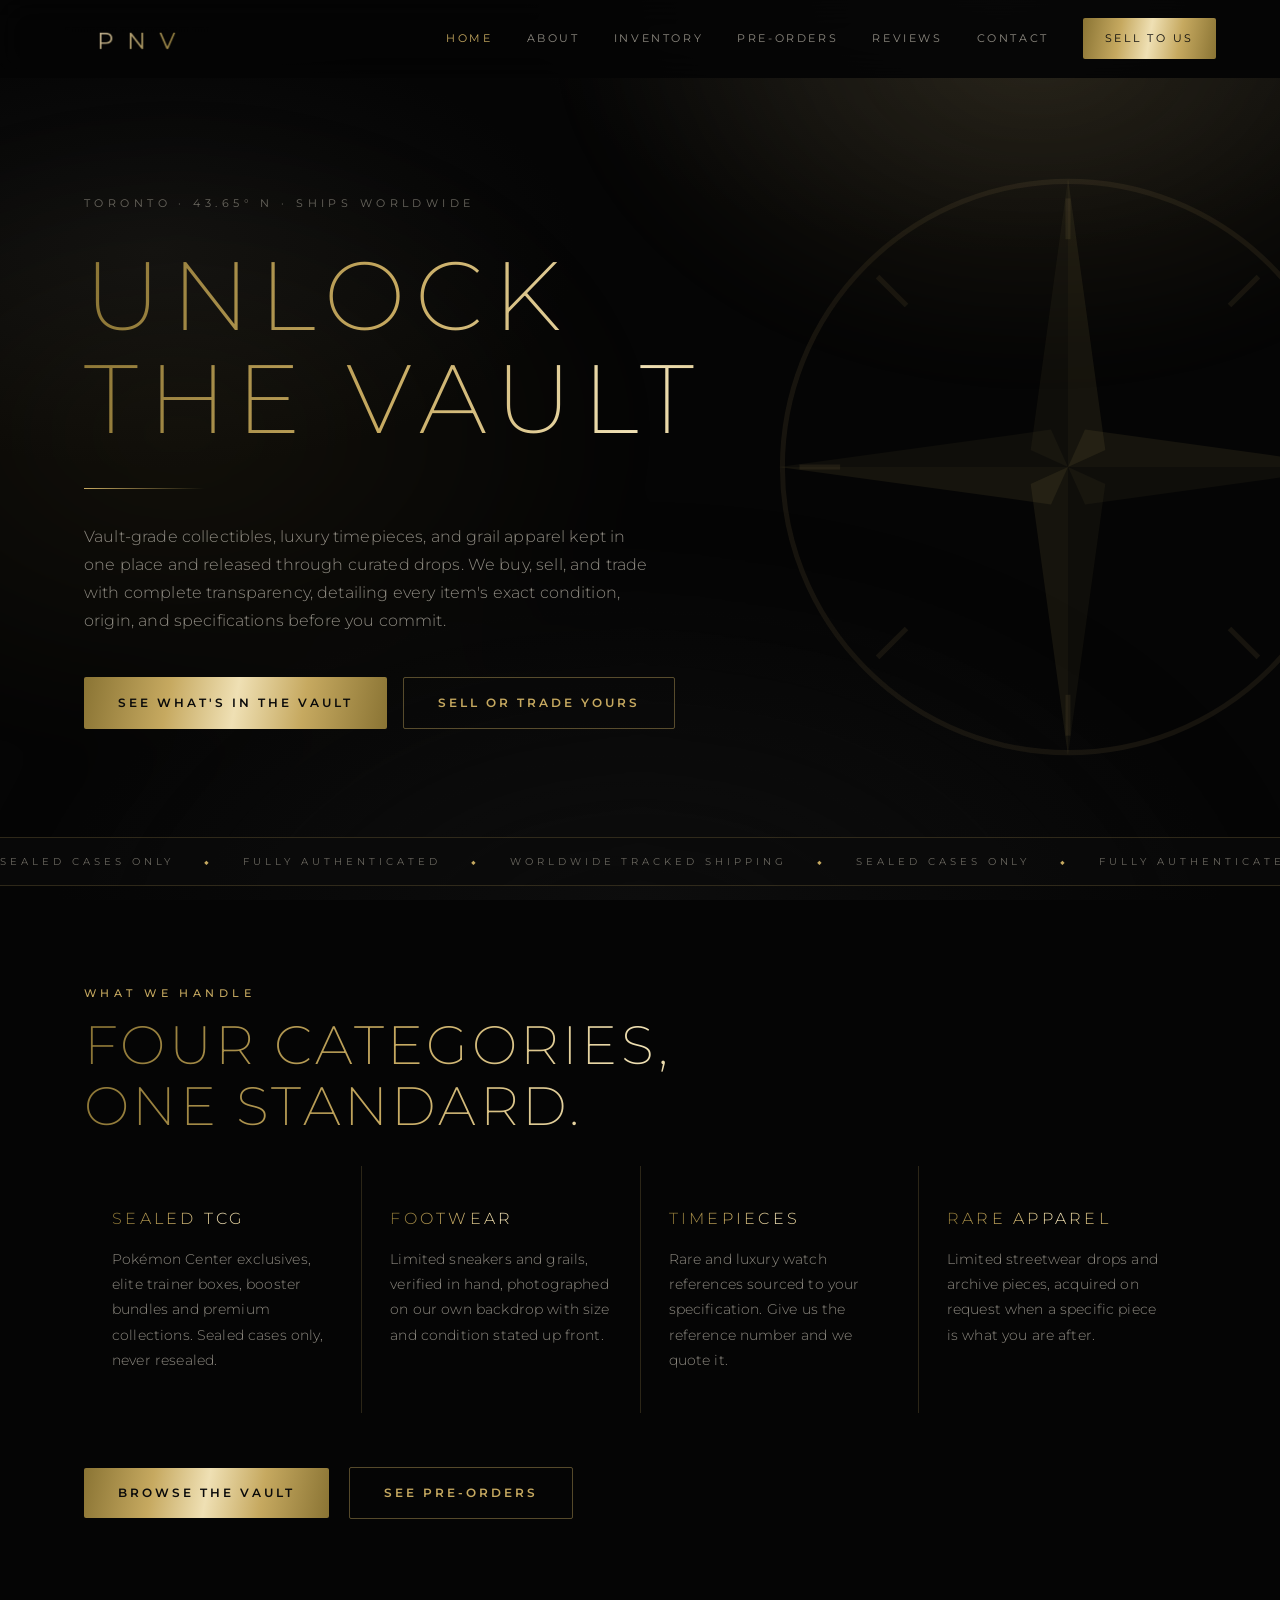
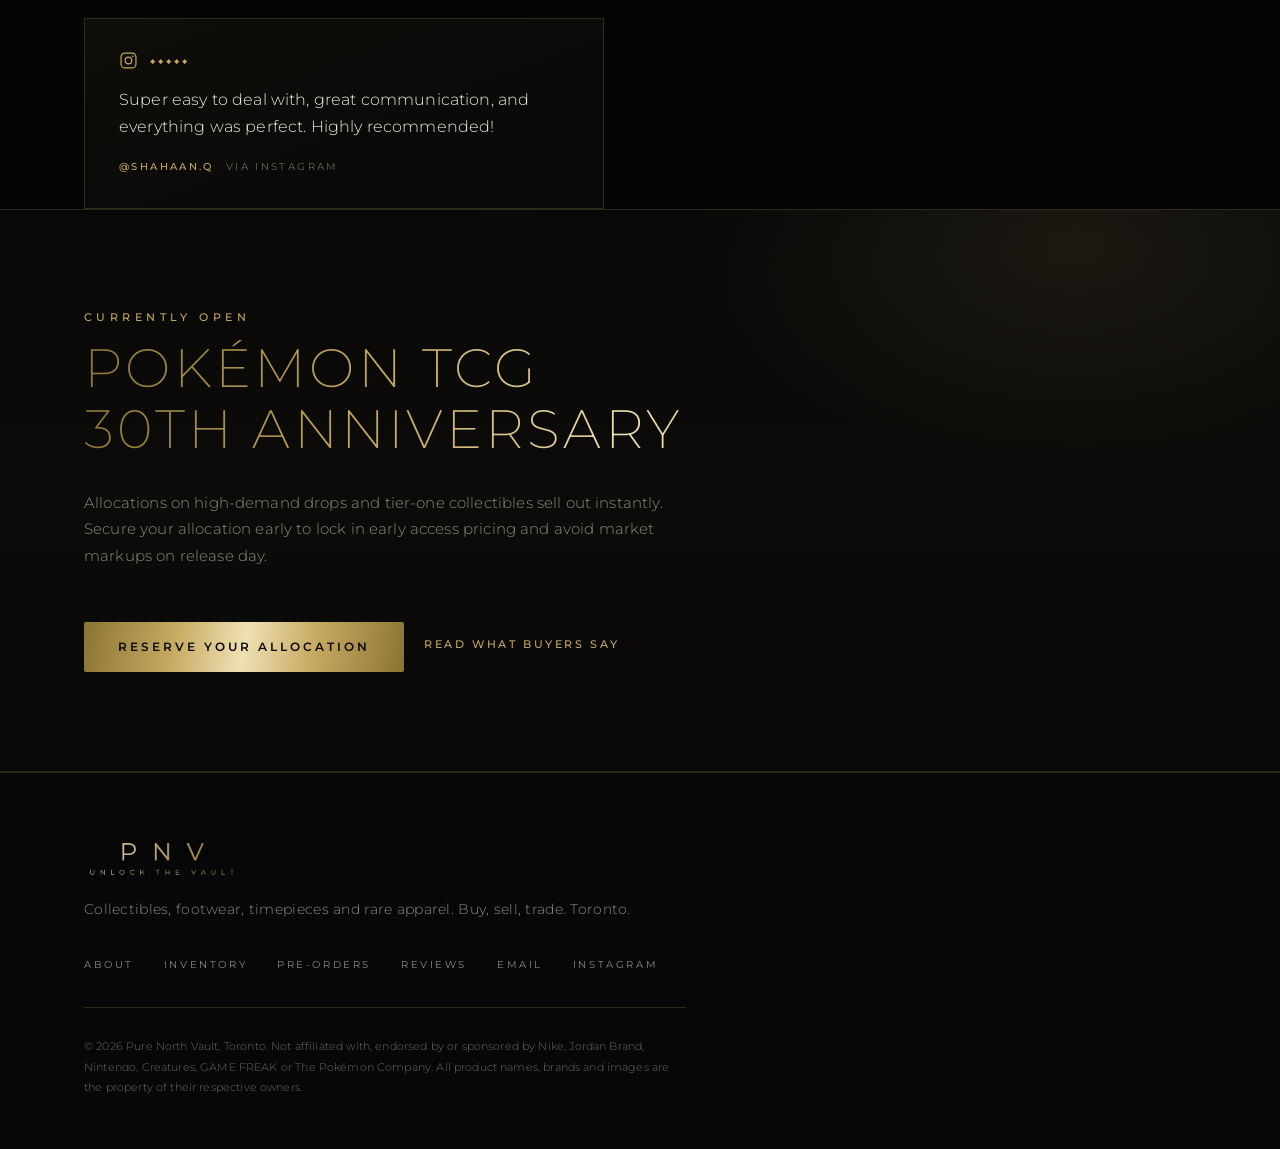
<file: index.html>
<!DOCTYPE html>
<html lang="en">
<head>
<meta charset="utf-8">
<meta name="viewport" content="width=device-width, initial-scale=1">
<title>Pure North Vault | Luxury Collectibles, Footwear &amp; Timepieces | Toronto</title>
<meta name="description" content="Vault-grade collectibles, luxury timepieces and grail apparel. Buy, sell and trade with Pure North Vault, Toronto. Worldwide tracked shipping.">
<meta name="theme-color" content="#050505">
<meta property="og:title" content="Pure North Vault | Luxury Collectibles, Footwear &amp; Timepieces | Toronto">
<meta property="og:description" content="Vault-grade collectibles, luxury timepieces and grail apparel. Buy, sell and trade with Pure North Vault, Toronto. Worldwide tracked shipping.">
<meta property="og:image" content="assets/pnv-social.jpg">
<meta property="og:type" content="website">
<link rel="icon" href="assets/pnv-social.jpg">
<link rel="preconnect" href="https://fonts.googleapis.com">
<link rel="preconnect" href="https://fonts.gstatic.com" crossorigin>
<link href="https://fonts.googleapis.com/css2?family=Montserrat:wght@200;300;400;500;600&display=swap" rel="stylesheet">
<link rel="stylesheet" href="styles.css">
</head>
<body>
<a class="skip" href="#main">Skip to content</a>

<header class="nav" id="nav">
  <a class="nav__brand" href="index.html">
    <img src="assets/pnv-mark.png" alt="Pure North Vault" width="120" height="26">
  </a>
  <nav class="nav__links" id="navLinks" aria-label="Main">
      <a href="index.html" class="is-here">Home</a>
      <a href="about.html">About</a>
      <a href="inventory.html">Inventory</a>
      <a href="preorders.html">Pre-orders</a>
      <a href="reviews.html">Reviews</a>
      <a href="contact.html">Contact</a>
    <a class="btn btn--sm" href="mailto:inquires@purenorthvault.com?subject=Selling%20to%20Pure%20North%20Vault">Sell to us</a>
  </nav>
  <button class="nav__toggle" id="navToggle" aria-expanded="false" aria-controls="navLinks">
    <span></span><span></span><span class="sr">Menu</span>
  </button>
</header>

<main id="main">
<section class="hero">
  <div class="hero__aurora" aria-hidden="true"></div>
  <div class="hero__rose" aria-hidden="true">
    <svg viewBox="0 0 400 400" id="compass">
      <g class="rose__ring">
        <circle cx="200" cy="200" r="168" fill="none" stroke="currentColor" stroke-width="3"/>
        <g stroke="currentColor" stroke-width="3">
          <line x1="200" y1="42" x2="200" y2="66"/><line x1="200" y1="334" x2="200" y2="358"/>
          <line x1="42" y1="200" x2="66" y2="200"/><line x1="334" y1="200" x2="358" y2="200"/>
          <line x1="88" y1="88" x2="105" y2="105"/><line x1="295" y1="295" x2="312" y2="312"/>
          <line x1="312" y1="88" x2="295" y2="105"/><line x1="105" y1="295" x2="88" y2="312"/>
        </g>
      </g>
      <g class="rose__star" id="roseStar">
        <path d="M200 30 L222 190 L200 200 Z" fill="currentColor" opacity=".95"/>
        <path d="M200 30 L178 190 L200 200 Z" fill="currentColor" opacity=".55"/>
        <path d="M200 370 L222 210 L200 200 Z" fill="currentColor" opacity=".55"/>
        <path d="M200 370 L178 210 L200 200 Z" fill="currentColor" opacity=".95"/>
        <path d="M370 200 L210 178 L200 200 Z" fill="currentColor" opacity=".95"/>
        <path d="M370 200 L210 222 L200 200 Z" fill="currentColor" opacity=".55"/>
        <path d="M30 200 L190 178 L200 200 Z" fill="currentColor" opacity=".55"/>
        <path d="M30 200 L190 222 L200 200 Z" fill="currentColor" opacity=".95"/>
      </g>
    </svg>
  </div>
  <div class="hero__inner">
    <p class="eyebrow">Toronto &middot; 43.65&deg; N &middot; ships worldwide</p>
    <h1 class="hero__title">Unlock<br>the vault</h1>
    <p class="hero__lede">
      Vault-grade collectibles, luxury timepieces, and grail apparel kept in one place and released
      through curated drops. We buy, sell, and trade with complete transparency, detailing every
      item's exact condition, origin, and specifications before you commit.
    </p>
    <div class="hero__cta">
      <a class="btn" href="inventory.html">See what's in the vault</a>
      <a class="btn btn--ghost" href="mailto:inquires@purenorthvault.com?subject=Selling%20to%20Pure%20North%20Vault&body=What%20I'm%20selling%3A%0ASize%20%2F%20reference%20%2F%20set%3A%0ACondition%3A%0APhotos%20attached%3A">Sell or trade yours</a>
    </div>
  </div>
  <div class="ticker" aria-hidden="true">
    <div class="ticker__track">
      <span>Sealed cases only</span><i>&#9670;</i><span>Fully authenticated</span><i>&#9670;</i>
      <span>Worldwide tracked shipping</span><i>&#9670;</i><span>Sealed cases only</span><i>&#9670;</i>
      <span>Fully authenticated</span><i>&#9670;</i><span>Worldwide tracked shipping</span><i>&#9670;</i>
      <span>Sealed cases only</span><i>&#9670;</i><span>Fully authenticated</span><i>&#9670;</i>
      <span>Worldwide tracked shipping</span><i>&#9670;</i><span>Sealed cases only</span><i>&#9670;</i>
      <span>Fully authenticated</span><i>&#9670;</i><span>Worldwide tracked shipping</span><i>&#9670;</i>
    </div>
  </div>
</section>

<section class="section">
  <div class="wrap">
    <p class="label">What we handle</p>
    <h2 class="h2">Four categories,<br>one standard.</h2>
    <div class="cats">
      <article class="cat"><h3>Sealed TCG</h3><p>Pok&eacute;mon Center exclusives, elite trainer boxes, booster bundles and premium collections. Sealed cases only, never resealed.</p></article>
      <article class="cat"><h3>Footwear</h3><p>Limited sneakers and grails, verified in hand, photographed on our own backdrop with size and condition stated up front.</p></article>
      <article class="cat"><h3>Timepieces</h3><p>Rare and luxury watch references sourced to your specification. Give us the reference number and we quote it.</p></article>
      <article class="cat"><h3>Rare apparel</h3><p>Limited streetwear drops and archive pieces, acquired on request when a specific piece is what you are after.</p></article>
    </div>
    <div class="rowcta">
      <a class="btn" href="inventory.html">Browse the vault</a>
      <a class="btn btn--ghost" href="preorders.html">See pre-orders</a>
    </div>
  </div>
</section>

<div class="wrap">
  <figure class="vouch vouch--left">
    <div class="vouch__head"><svg class="ig" viewBox="0 0 24 24" fill="none" stroke="currentColor" stroke-width="1.5" aria-hidden="true"><rect x="2.6" y="2.6" width="18.8" height="18.8" rx="5"/><circle cx="12" cy="12" r="4.15"/><circle cx="17.35" cy="6.7" r="1.05" fill="currentColor" stroke="none"/></svg><span class="vouch__stars" aria-label="5 out of 5">&#9670;&#9670;&#9670;&#9670;&#9670;</span></div>
    <blockquote>Super easy to deal with, great communication, and everything was perfect. Highly recommended!</blockquote>
    <figcaption><a href="https://instagram.com/shahaan.q" target="_blank" rel="noopener">@shahaan.q</a><span>via Instagram</span></figcaption>
  </figure>
</div>

<section class="section section--vault">
  <div class="wrap">
    <p class="label">Currently open</p>
    <h2 class="h2">Pok&eacute;mon TCG<br>30th Anniversary</h2>
    <p class="section__lede">
      Allocations on high-demand drops and tier-one collectibles sell out instantly. Secure your
      allocation early to lock in early access pricing and avoid market markups on release day.
    </p>
    <div class="rowcta">
      <a class="btn" href="preorders.html">Reserve your allocation</a>
      <a class="link" href="reviews.html">Read what buyers say</a>
    </div>
  </div>
</section>
</main>

<footer class="foot">
  <div class="wrap foot__inner">
    <div class="foot__brand">
      <img src="assets/pnv-lockup.png" alt="Pure North Vault, unlock the vault" width="220" height="62">
      <p>Collectibles, footwear, timepieces and rare apparel. Buy, sell, trade. Toronto.</p>
    </div>
    <nav class="foot__links" aria-label="Footer">
      <a href="about.html">About</a>
      <a href="inventory.html">Inventory</a>
      <a href="preorders.html">Pre-orders</a>
      <a href="reviews.html">Reviews</a>
      <a href="mailto:inquires@purenorthvault.com">Email</a>
      <a href="https://instagram.com/purenorthvault" target="_blank" rel="noopener">Instagram</a>
    </nav>
    <p class="foot__legal">
      &copy; <span id="year">2026</span> Pure North Vault, Toronto. Not affiliated with, endorsed by or sponsored by
      Nike, Jordan Brand, Nintendo, Creatures, GAME FREAK or The Pok&eacute;mon Company. All product names, brands and
      images are the property of their respective owners.
    </p>
  </div>
</footer>

<script src="script.js"></script>
</body>
</html>
</file>
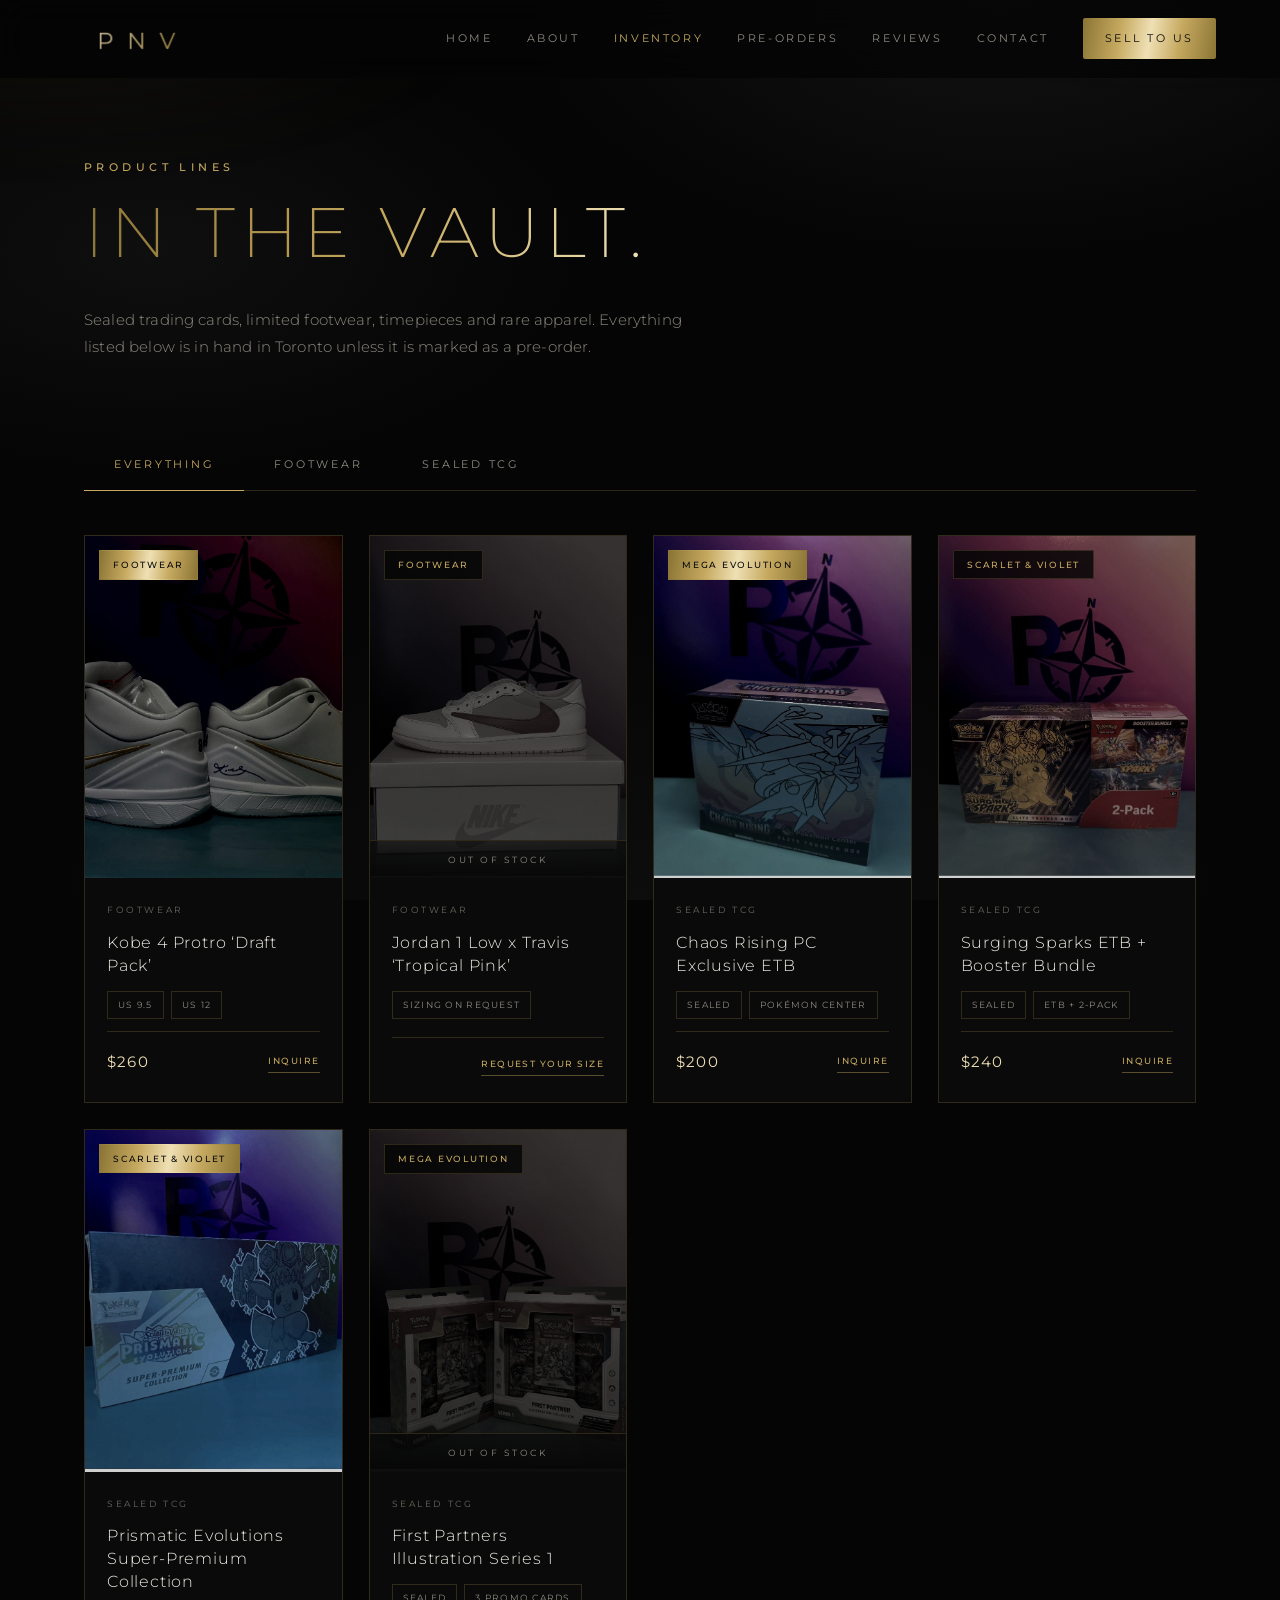
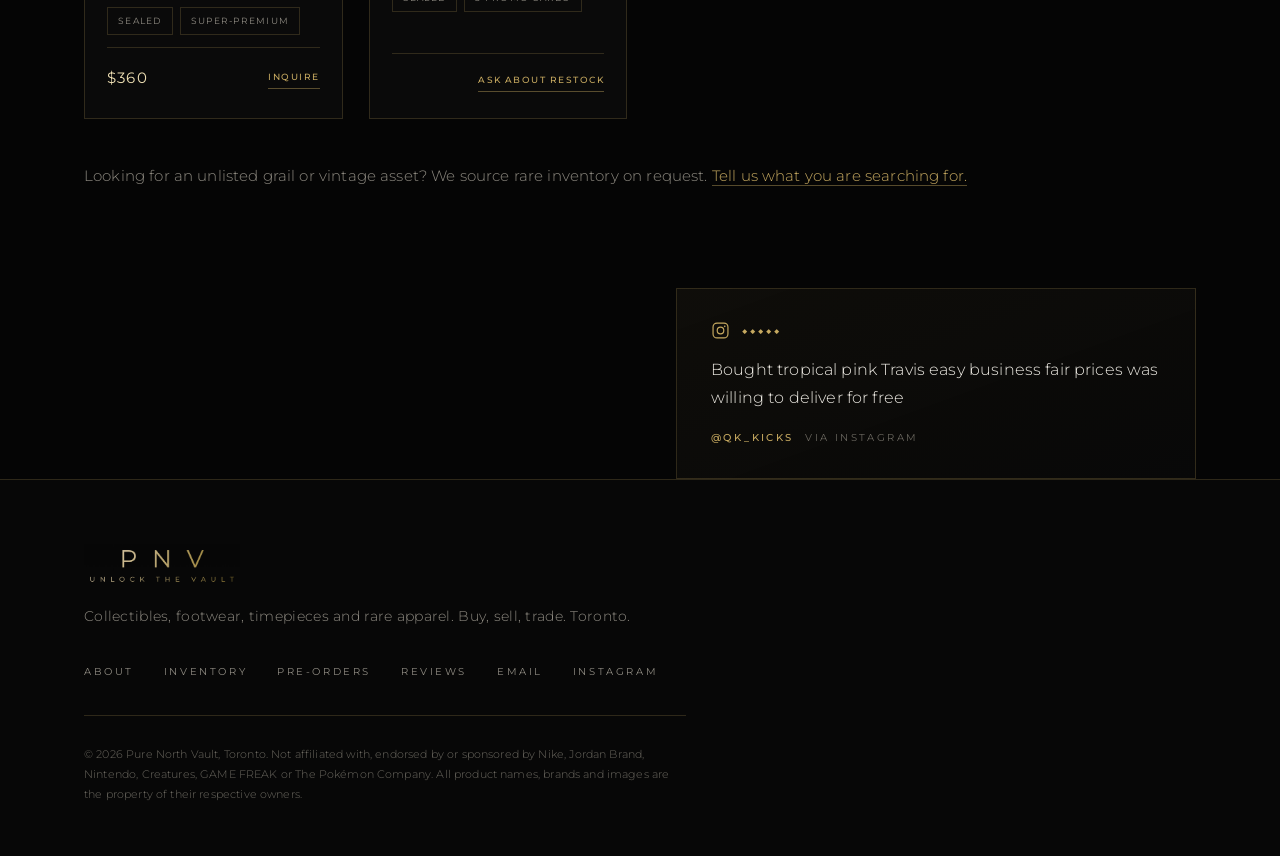
<file: inventory.html>
<!DOCTYPE html>
<html lang="en">
<head>
<meta charset="utf-8">
<meta name="viewport" content="width=device-width, initial-scale=1">
<title>Inventory | Pure North Vault</title>
<meta name="description" content="Sealed Pokemon, limited footwear and rare collectibles currently in the vault. In hand in Toronto, shipped worldwide.">
<meta name="theme-color" content="#050505">
<meta property="og:title" content="Inventory | Pure North Vault">
<meta property="og:description" content="Sealed Pokemon, limited footwear and rare collectibles currently in the vault. In hand in Toronto, shipped worldwide.">
<meta property="og:image" content="assets/pnv-social.jpg">
<meta property="og:type" content="website">
<link rel="icon" href="assets/pnv-social.jpg">
<link rel="preconnect" href="https://fonts.googleapis.com">
<link rel="preconnect" href="https://fonts.gstatic.com" crossorigin>
<link href="https://fonts.googleapis.com/css2?family=Montserrat:wght@200;300;400;500;600&display=swap" rel="stylesheet">
<link rel="stylesheet" href="styles.css">
</head>
<body>
<a class="skip" href="#main">Skip to content</a>

<header class="nav" id="nav">
  <a class="nav__brand" href="index.html">
    <img src="assets/pnv-mark.png" alt="Pure North Vault" width="120" height="26">
  </a>
  <nav class="nav__links" id="navLinks" aria-label="Main">
      <a href="index.html">Home</a>
      <a href="about.html">About</a>
      <a href="inventory.html" class="is-here">Inventory</a>
      <a href="preorders.html">Pre-orders</a>
      <a href="reviews.html">Reviews</a>
      <a href="contact.html">Contact</a>
    <a class="btn btn--sm" href="mailto:inquires@purenorthvault.com?subject=Selling%20to%20Pure%20North%20Vault">Sell to us</a>
  </nav>
  <button class="nav__toggle" id="navToggle" aria-expanded="false" aria-controls="navLinks">
    <span></span><span></span><span class="sr">Menu</span>
  </button>
</header>

<main id="main">
<section class="phead">
  <div class="phead__glow" aria-hidden="true"></div>
  <div class="wrap">
    <p class="label">Product lines</p>
    <h1 class="phead__title">In the vault.</h1>
    <p class="phead__lede">Sealed trading cards, limited footwear, timepieces and rare apparel. Everything listed below is in hand in Toronto unless it is marked as a pre-order.</p>
  </div>
</section>

<section class="section section--tight">
  <div class="wrap">
    <div class="filters" role="tablist" aria-label="Filter inventory">
      <button class="chip is-on" role="tab" aria-selected="true" data-filter="all">Everything</button>
      <button class="chip" role="tab" aria-selected="false" data-filter="footwear">Footwear</button>
      <button class="chip" role="tab" aria-selected="false" data-filter="tcg">Sealed TCG</button>
    </div>

    <div class="grid" id="grid"></div>

    <p class="grid__note">
      Looking for an unlisted grail or vintage asset? We source rare inventory on request.
      <a href="mailto:inquires@purenorthvault.com?subject=Sourcing%20request&body=Item%2C%20reference%20or%20set%3A%0ASize%3A%0ABudget%3A">Tell us what you are searching for.</a>
    </p>
  </div>
</section>

<div class="wrap">
  <figure class="vouch vouch--right">
    <div class="vouch__head"><svg class="ig" viewBox="0 0 24 24" fill="none" stroke="currentColor" stroke-width="1.5" aria-hidden="true"><rect x="2.6" y="2.6" width="18.8" height="18.8" rx="5"/><circle cx="12" cy="12" r="4.15"/><circle cx="17.35" cy="6.7" r="1.05" fill="currentColor" stroke="none"/></svg><span class="vouch__stars" aria-label="5 out of 5">&#9670;&#9670;&#9670;&#9670;&#9670;</span></div>
    <blockquote>Bought tropical pink Travis easy business fair prices was willing to deliver for free</blockquote>
    <figcaption><a href="https://instagram.com/qk_kicks" target="_blank" rel="noopener">@qk_kicks</a><span>via Instagram</span></figcaption>
  </figure>
</div>
</main>

<footer class="foot">
  <div class="wrap foot__inner">
    <div class="foot__brand">
      <img src="assets/pnv-lockup.png" alt="Pure North Vault, unlock the vault" width="220" height="62">
      <p>Collectibles, footwear, timepieces and rare apparel. Buy, sell, trade. Toronto.</p>
    </div>
    <nav class="foot__links" aria-label="Footer">
      <a href="about.html">About</a>
      <a href="inventory.html">Inventory</a>
      <a href="preorders.html">Pre-orders</a>
      <a href="reviews.html">Reviews</a>
      <a href="mailto:inquires@purenorthvault.com">Email</a>
      <a href="https://instagram.com/purenorthvault" target="_blank" rel="noopener">Instagram</a>
    </nav>
    <p class="foot__legal">
      &copy; <span id="year">2026</span> Pure North Vault, Toronto. Not affiliated with, endorsed by or sponsored by
      Nike, Jordan Brand, Nintendo, Creatures, GAME FREAK or The Pok&eacute;mon Company. All product names, brands and
      images are the property of their respective owners.
    </p>
  </div>
</footer>

<script src="script.js"></script>
</body>
</html>
</file>
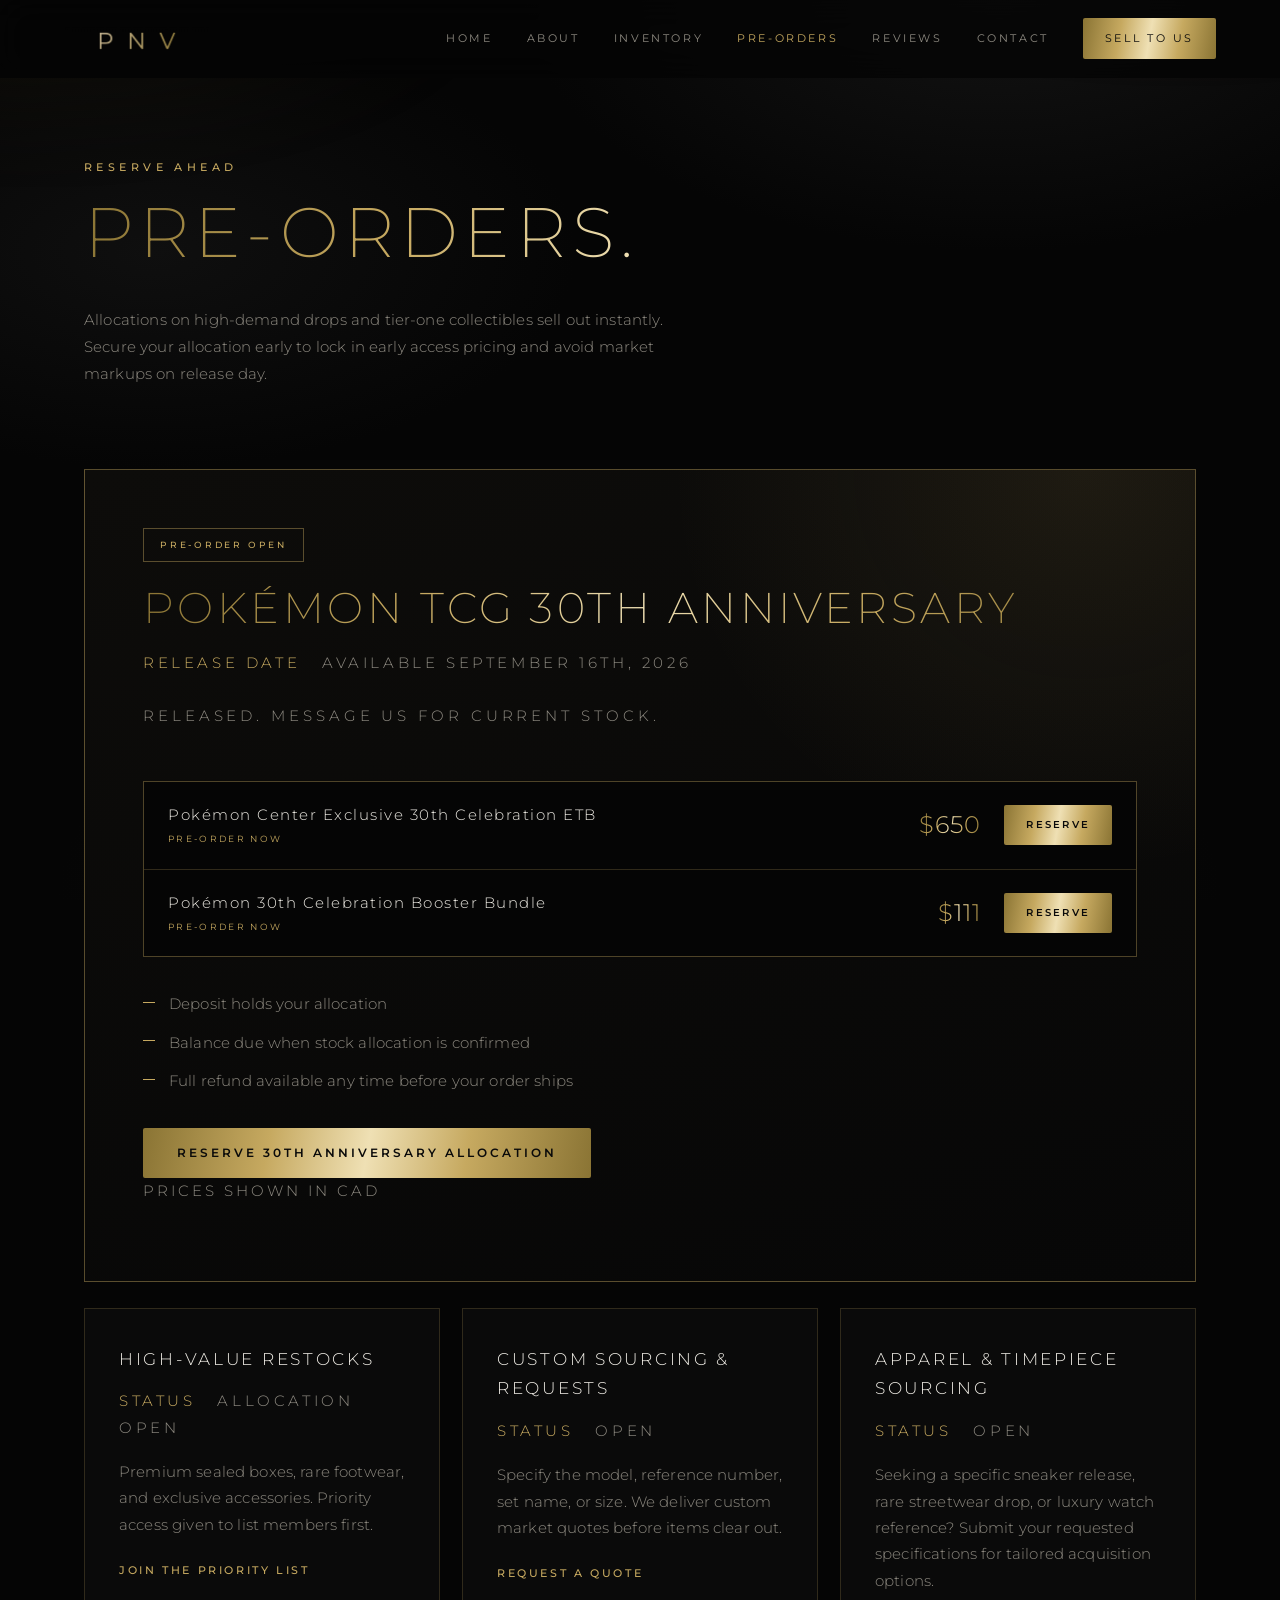
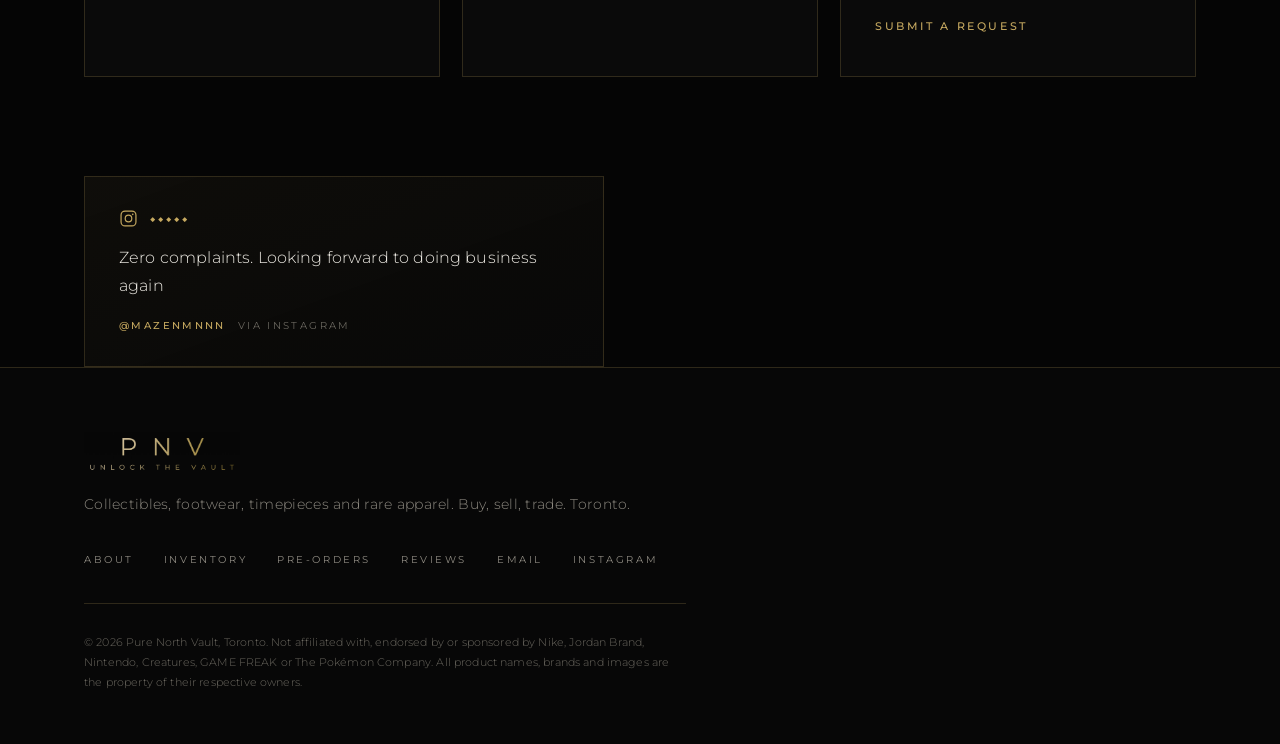
<file: preorders.html>
<!DOCTYPE html>
<html lang="en">
<head>
<meta charset="utf-8">
<meta name="viewport" content="width=device-width, initial-scale=1">
<title>Pre-orders | Pure North Vault</title>
<meta name="description" content="Reserve your allocation on the Pokemon TCG 30th Anniversary release and other high-demand drops.">
<meta name="theme-color" content="#050505">
<meta property="og:title" content="Pre-orders | Pure North Vault">
<meta property="og:description" content="Reserve your allocation on the Pokemon TCG 30th Anniversary release and other high-demand drops.">
<meta property="og:image" content="assets/pnv-social.jpg">
<meta property="og:type" content="website">
<link rel="icon" href="assets/pnv-social.jpg">
<link rel="preconnect" href="https://fonts.googleapis.com">
<link rel="preconnect" href="https://fonts.gstatic.com" crossorigin>
<link href="https://fonts.googleapis.com/css2?family=Montserrat:wght@200;300;400;500;600&display=swap" rel="stylesheet">
<link rel="stylesheet" href="styles.css">
</head>
<body>
<a class="skip" href="#main">Skip to content</a>

<header class="nav" id="nav">
  <a class="nav__brand" href="index.html">
    <img src="assets/pnv-mark.png" alt="Pure North Vault" width="120" height="26">
  </a>
  <nav class="nav__links" id="navLinks" aria-label="Main">
      <a href="index.html">Home</a>
      <a href="about.html">About</a>
      <a href="inventory.html">Inventory</a>
      <a href="preorders.html" class="is-here">Pre-orders</a>
      <a href="reviews.html">Reviews</a>
      <a href="contact.html">Contact</a>
    <a class="btn btn--sm" href="mailto:inquires@purenorthvault.com?subject=Selling%20to%20Pure%20North%20Vault">Sell to us</a>
  </nav>
  <button class="nav__toggle" id="navToggle" aria-expanded="false" aria-controls="navLinks">
    <span></span><span></span><span class="sr">Menu</span>
  </button>
</header>

<main id="main">
<section class="phead">
  <div class="phead__glow" aria-hidden="true"></div>
  <div class="wrap">
    <p class="label">Reserve ahead</p>
    <h1 class="phead__title">Pre-orders.</h1>
    <p class="phead__lede">Allocations on high-demand drops and tier-one collectibles sell out instantly. Secure your allocation early to lock in early access pricing and avoid market markups on release day.</p>
  </div>
</section>

<section class="section section--tight">
  <div class="wrap">
    <article class="po po--feature">
      <div class="po__flag">Pre-order open</div>
      <h2>Pok&eacute;mon TCG 30th Anniversary</h2>
      <p class="po__meta"><span>Release date</span> Available September 16th, 2026</p>
      <div class="countdown" id="countdown" data-release="2026-09-16T00:00:00-04:00" aria-live="polite"></div>

      <div class="lineup">
        <div class="lineup__row">
          <div>
            <h3>Pok&eacute;mon Center Exclusive 30th Celebration ETB</h3>
            <p>Pre-order now</p>
          </div>
          <div class="lineup__price">$650</div>
          <a class="btn btn--sm" href="mailto:inquires@purenorthvault.com?subject=Pre-order%3A%2030th%20Celebration%20ETB%20(%24650)&body=Quantity%3A%0AName%3A%0ACity%3A">Reserve</a>
        </div>
        <div class="lineup__row">
          <div>
            <h3>Pok&eacute;mon 30th Celebration Booster Bundle</h3>
            <p>Pre-order now</p>
          </div>
          <div class="lineup__price">$111</div>
          <a class="btn btn--sm" href="mailto:inquires@purenorthvault.com?subject=Pre-order%3A%2030th%20Celebration%20Booster%20Bundle%20(%24111)&body=Quantity%3A%0AName%3A%0ACity%3A">Reserve</a>
        </div>
      </div>

      <ul class="po__terms">
        <li>Deposit holds your allocation</li>
        <li>Balance due when stock allocation is confirmed</li>
        <li>Full refund available any time before your order ships</li>
      </ul>

      <a class="btn" href="mailto:inquires@purenorthvault.com?subject=30th%20Anniversary%20allocation&body=Item(s)%3A%0AQuantity%3A%0AName%3A%0ACity%3A">Reserve 30th Anniversary Allocation</a>
      <p class="po__fine">Prices shown in CAD</p>
    </article>

    <div class="po__stack po__stack--row">
      <article class="po">
        <h3>High-Value Restocks</h3>
        <p class="po__meta"><span>Status</span> Allocation open</p>
        <p>Premium sealed boxes, rare footwear, and exclusive accessories. Priority access given to
        list members first.</p>
        <a class="link" href="mailto:inquires@purenorthvault.com?subject=Priority%20list">Join the priority list</a>
      </article>
      <article class="po">
        <h3>Custom Sourcing &amp; Requests</h3>
        <p class="po__meta"><span>Status</span> Open</p>
        <p>Specify the model, reference number, set name, or size. We deliver custom market quotes
        before items clear out.</p>
        <a class="link" href="mailto:inquires@purenorthvault.com?subject=Custom%20sourcing%20request&body=Model%20%2F%20reference%20%2F%20set%3A%0ASize%3A%0AQuantity%3A">Request a quote</a>
      </article>
      <article class="po">
        <h3>Apparel &amp; Timepiece Sourcing</h3>
        <p class="po__meta"><span>Status</span> Open</p>
        <p>Seeking a specific sneaker release, rare streetwear drop, or luxury watch reference?
        Submit your requested specifications for tailored acquisition options.</p>
        <a class="link" href="mailto:inquires@purenorthvault.com?subject=Apparel%20or%20timepiece%20request&body=Item%20or%20reference%3A%0ASize%3A%0ABudget%3A">Submit a request</a>
      </article>
    </div>
  </div>
</section>

<div class="wrap">
  <figure class="vouch vouch--left">
    <div class="vouch__head"><svg class="ig" viewBox="0 0 24 24" fill="none" stroke="currentColor" stroke-width="1.5" aria-hidden="true"><rect x="2.6" y="2.6" width="18.8" height="18.8" rx="5"/><circle cx="12" cy="12" r="4.15"/><circle cx="17.35" cy="6.7" r="1.05" fill="currentColor" stroke="none"/></svg><span class="vouch__stars" aria-label="5 out of 5">&#9670;&#9670;&#9670;&#9670;&#9670;</span></div>
    <blockquote>Zero complaints. Looking forward to doing business again</blockquote>
    <figcaption><a href="https://instagram.com/mazenmnnn" target="_blank" rel="noopener">@mazenmnnn</a><span>via Instagram</span></figcaption>
  </figure>
</div>
</main>

<footer class="foot">
  <div class="wrap foot__inner">
    <div class="foot__brand">
      <img src="assets/pnv-lockup.png" alt="Pure North Vault, unlock the vault" width="220" height="62">
      <p>Collectibles, footwear, timepieces and rare apparel. Buy, sell, trade. Toronto.</p>
    </div>
    <nav class="foot__links" aria-label="Footer">
      <a href="about.html">About</a>
      <a href="inventory.html">Inventory</a>
      <a href="preorders.html">Pre-orders</a>
      <a href="reviews.html">Reviews</a>
      <a href="mailto:inquires@purenorthvault.com">Email</a>
      <a href="https://instagram.com/purenorthvault" target="_blank" rel="noopener">Instagram</a>
    </nav>
    <p class="foot__legal">
      &copy; <span id="year">2026</span> Pure North Vault, Toronto. Not affiliated with, endorsed by or sponsored by
      Nike, Jordan Brand, Nintendo, Creatures, GAME FREAK or The Pok&eacute;mon Company. All product names, brands and
      images are the property of their respective owners.
    </p>
  </div>
</footer>

<script src="script.js"></script>
</body>
</html>
</file>
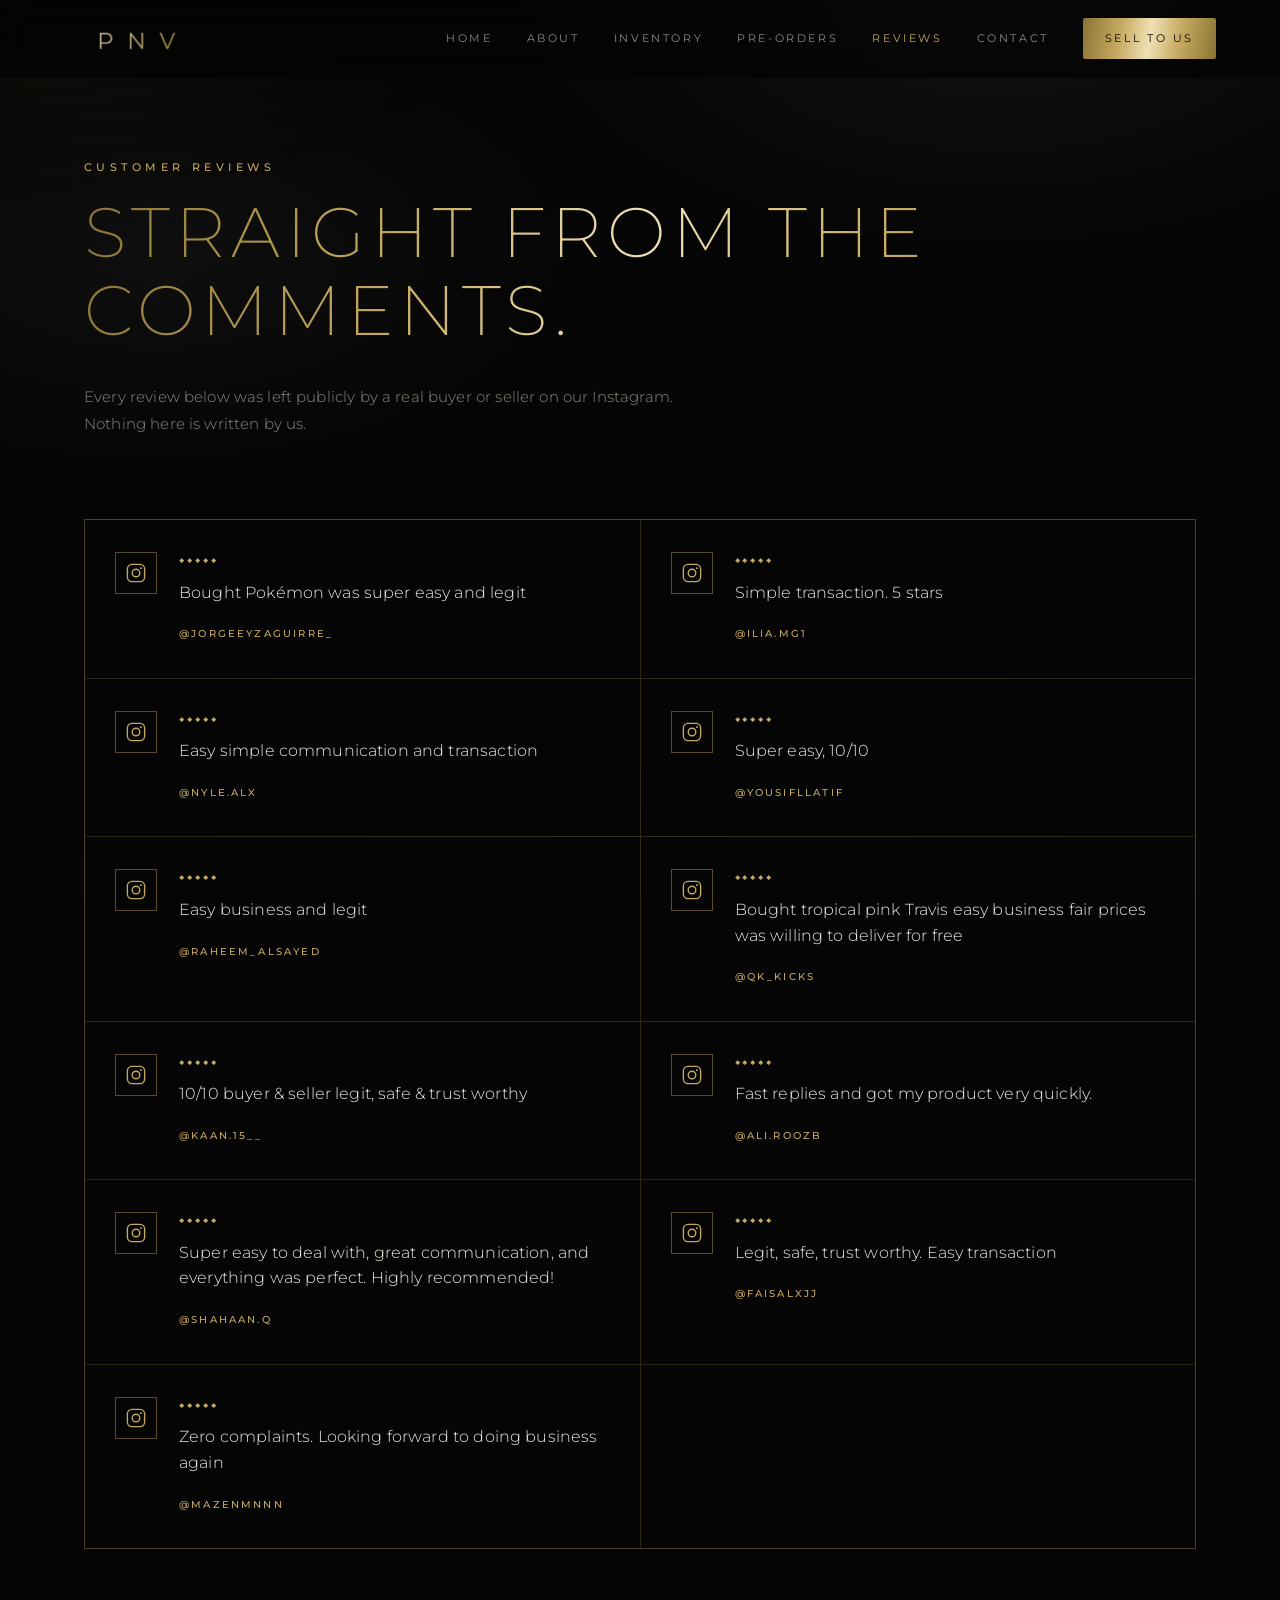
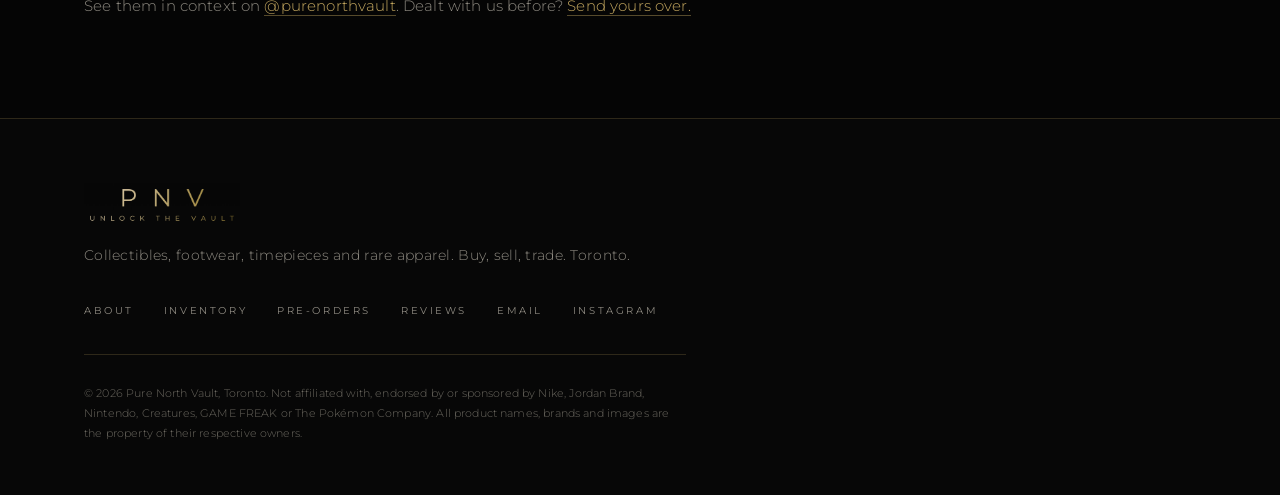
<file: reviews.html>
<!DOCTYPE html>
<html lang="en">
<head>
<meta charset="utf-8">
<meta name="viewport" content="width=device-width, initial-scale=1">
<title>Reviews | Pure North Vault</title>
<meta name="description" content="Real customer reviews left publicly on the Pure North Vault Instagram.">
<meta name="theme-color" content="#050505">
<meta property="og:title" content="Reviews | Pure North Vault">
<meta property="og:description" content="Real customer reviews left publicly on the Pure North Vault Instagram.">
<meta property="og:image" content="assets/pnv-social.jpg">
<meta property="og:type" content="website">
<link rel="icon" href="assets/pnv-social.jpg">
<link rel="preconnect" href="https://fonts.googleapis.com">
<link rel="preconnect" href="https://fonts.gstatic.com" crossorigin>
<link href="https://fonts.googleapis.com/css2?family=Montserrat:wght@200;300;400;500;600&display=swap" rel="stylesheet">
<link rel="stylesheet" href="styles.css">
</head>
<body>
<a class="skip" href="#main">Skip to content</a>

<header class="nav" id="nav">
  <a class="nav__brand" href="index.html">
    <img src="assets/pnv-mark.png" alt="Pure North Vault" width="120" height="26">
  </a>
  <nav class="nav__links" id="navLinks" aria-label="Main">
      <a href="index.html">Home</a>
      <a href="about.html">About</a>
      <a href="inventory.html">Inventory</a>
      <a href="preorders.html">Pre-orders</a>
      <a href="reviews.html" class="is-here">Reviews</a>
      <a href="contact.html">Contact</a>
    <a class="btn btn--sm" href="mailto:inquires@purenorthvault.com?subject=Selling%20to%20Pure%20North%20Vault">Sell to us</a>
  </nav>
  <button class="nav__toggle" id="navToggle" aria-expanded="false" aria-controls="navLinks">
    <span></span><span></span><span class="sr">Menu</span>
  </button>
</header>

<main id="main">
<section class="phead">
  <div class="phead__glow" aria-hidden="true"></div>
  <div class="wrap">
    <p class="label">Customer reviews</p>
    <h1 class="phead__title">Straight from the comments.</h1>
    <p class="phead__lede">Every review below was left publicly by a real buyer or seller on our Instagram. Nothing here is written by us.</p>
  </div>
</section>

<section class="section section--tight">
  <div class="wrap">
    <div class="revs">
      <figure class="rev">
        <div class="rev__icon"><svg class="ig" viewBox="0 0 24 24" fill="none" stroke="currentColor" stroke-width="1.5" aria-hidden="true"><rect x="2.6" y="2.6" width="18.8" height="18.8" rx="5"/><circle cx="12" cy="12" r="4.15"/><circle cx="17.35" cy="6.7" r="1.05" fill="currentColor" stroke="none"/></svg></div>
        <div class="rev__body">
          <div class="rev__stars" aria-label="5 out of 5">&#9670;&#9670;&#9670;&#9670;&#9670;</div>
          <blockquote>Bought Pok&eacute;mon was super easy and legit</blockquote>
          <figcaption><a href="https://instagram.com/jorgeeyzaguirre_" target="_blank" rel="noopener">@jorgeeyzaguirre_</a></figcaption>
        </div>
      </figure>
      <figure class="rev">
        <div class="rev__icon"><svg class="ig" viewBox="0 0 24 24" fill="none" stroke="currentColor" stroke-width="1.5" aria-hidden="true"><rect x="2.6" y="2.6" width="18.8" height="18.8" rx="5"/><circle cx="12" cy="12" r="4.15"/><circle cx="17.35" cy="6.7" r="1.05" fill="currentColor" stroke="none"/></svg></div>
        <div class="rev__body">
          <div class="rev__stars" aria-label="5 out of 5">&#9670;&#9670;&#9670;&#9670;&#9670;</div>
          <blockquote>Simple transaction. 5 stars</blockquote>
          <figcaption><a href="https://instagram.com/ilia.mg1" target="_blank" rel="noopener">@ilia.mg1</a></figcaption>
        </div>
      </figure>
      <figure class="rev">
        <div class="rev__icon"><svg class="ig" viewBox="0 0 24 24" fill="none" stroke="currentColor" stroke-width="1.5" aria-hidden="true"><rect x="2.6" y="2.6" width="18.8" height="18.8" rx="5"/><circle cx="12" cy="12" r="4.15"/><circle cx="17.35" cy="6.7" r="1.05" fill="currentColor" stroke="none"/></svg></div>
        <div class="rev__body">
          <div class="rev__stars" aria-label="5 out of 5">&#9670;&#9670;&#9670;&#9670;&#9670;</div>
          <blockquote>Easy simple communication and transaction</blockquote>
          <figcaption><a href="https://instagram.com/nyle.alx" target="_blank" rel="noopener">@nyle.alx</a></figcaption>
        </div>
      </figure>
      <figure class="rev">
        <div class="rev__icon"><svg class="ig" viewBox="0 0 24 24" fill="none" stroke="currentColor" stroke-width="1.5" aria-hidden="true"><rect x="2.6" y="2.6" width="18.8" height="18.8" rx="5"/><circle cx="12" cy="12" r="4.15"/><circle cx="17.35" cy="6.7" r="1.05" fill="currentColor" stroke="none"/></svg></div>
        <div class="rev__body">
          <div class="rev__stars" aria-label="5 out of 5">&#9670;&#9670;&#9670;&#9670;&#9670;</div>
          <blockquote>Super easy, 10/10</blockquote>
          <figcaption><a href="https://instagram.com/yousifllatif" target="_blank" rel="noopener">@yousifllatif</a></figcaption>
        </div>
      </figure>
      <figure class="rev">
        <div class="rev__icon"><svg class="ig" viewBox="0 0 24 24" fill="none" stroke="currentColor" stroke-width="1.5" aria-hidden="true"><rect x="2.6" y="2.6" width="18.8" height="18.8" rx="5"/><circle cx="12" cy="12" r="4.15"/><circle cx="17.35" cy="6.7" r="1.05" fill="currentColor" stroke="none"/></svg></div>
        <div class="rev__body">
          <div class="rev__stars" aria-label="5 out of 5">&#9670;&#9670;&#9670;&#9670;&#9670;</div>
          <blockquote>Easy business and legit</blockquote>
          <figcaption><a href="https://instagram.com/raheem_alsayed" target="_blank" rel="noopener">@raheem_alsayed</a></figcaption>
        </div>
      </figure>
      <figure class="rev">
        <div class="rev__icon"><svg class="ig" viewBox="0 0 24 24" fill="none" stroke="currentColor" stroke-width="1.5" aria-hidden="true"><rect x="2.6" y="2.6" width="18.8" height="18.8" rx="5"/><circle cx="12" cy="12" r="4.15"/><circle cx="17.35" cy="6.7" r="1.05" fill="currentColor" stroke="none"/></svg></div>
        <div class="rev__body">
          <div class="rev__stars" aria-label="5 out of 5">&#9670;&#9670;&#9670;&#9670;&#9670;</div>
          <blockquote>Bought tropical pink Travis easy business fair prices was willing to deliver for free</blockquote>
          <figcaption><a href="https://instagram.com/qk_kicks" target="_blank" rel="noopener">@qk_kicks</a></figcaption>
        </div>
      </figure>
      <figure class="rev">
        <div class="rev__icon"><svg class="ig" viewBox="0 0 24 24" fill="none" stroke="currentColor" stroke-width="1.5" aria-hidden="true"><rect x="2.6" y="2.6" width="18.8" height="18.8" rx="5"/><circle cx="12" cy="12" r="4.15"/><circle cx="17.35" cy="6.7" r="1.05" fill="currentColor" stroke="none"/></svg></div>
        <div class="rev__body">
          <div class="rev__stars" aria-label="5 out of 5">&#9670;&#9670;&#9670;&#9670;&#9670;</div>
          <blockquote>10/10 buyer &amp; seller legit, safe &amp; trust worthy</blockquote>
          <figcaption><a href="https://instagram.com/kaan.15__" target="_blank" rel="noopener">@kaan.15__</a></figcaption>
        </div>
      </figure>
      <figure class="rev">
        <div class="rev__icon"><svg class="ig" viewBox="0 0 24 24" fill="none" stroke="currentColor" stroke-width="1.5" aria-hidden="true"><rect x="2.6" y="2.6" width="18.8" height="18.8" rx="5"/><circle cx="12" cy="12" r="4.15"/><circle cx="17.35" cy="6.7" r="1.05" fill="currentColor" stroke="none"/></svg></div>
        <div class="rev__body">
          <div class="rev__stars" aria-label="5 out of 5">&#9670;&#9670;&#9670;&#9670;&#9670;</div>
          <blockquote>Fast replies and got my product very quickly.</blockquote>
          <figcaption><a href="https://instagram.com/ali.roozb" target="_blank" rel="noopener">@ali.roozb</a></figcaption>
        </div>
      </figure>
      <figure class="rev">
        <div class="rev__icon"><svg class="ig" viewBox="0 0 24 24" fill="none" stroke="currentColor" stroke-width="1.5" aria-hidden="true"><rect x="2.6" y="2.6" width="18.8" height="18.8" rx="5"/><circle cx="12" cy="12" r="4.15"/><circle cx="17.35" cy="6.7" r="1.05" fill="currentColor" stroke="none"/></svg></div>
        <div class="rev__body">
          <div class="rev__stars" aria-label="5 out of 5">&#9670;&#9670;&#9670;&#9670;&#9670;</div>
          <blockquote>Super easy to deal with, great communication, and everything was perfect. Highly recommended!</blockquote>
          <figcaption><a href="https://instagram.com/shahaan.q" target="_blank" rel="noopener">@shahaan.q</a></figcaption>
        </div>
      </figure>
      <figure class="rev">
        <div class="rev__icon"><svg class="ig" viewBox="0 0 24 24" fill="none" stroke="currentColor" stroke-width="1.5" aria-hidden="true"><rect x="2.6" y="2.6" width="18.8" height="18.8" rx="5"/><circle cx="12" cy="12" r="4.15"/><circle cx="17.35" cy="6.7" r="1.05" fill="currentColor" stroke="none"/></svg></div>
        <div class="rev__body">
          <div class="rev__stars" aria-label="5 out of 5">&#9670;&#9670;&#9670;&#9670;&#9670;</div>
          <blockquote>Legit, safe, trust worthy. Easy transaction</blockquote>
          <figcaption><a href="https://instagram.com/faisalxjj" target="_blank" rel="noopener">@faisalxjj</a></figcaption>
        </div>
      </figure>
      <figure class="rev">
        <div class="rev__icon"><svg class="ig" viewBox="0 0 24 24" fill="none" stroke="currentColor" stroke-width="1.5" aria-hidden="true"><rect x="2.6" y="2.6" width="18.8" height="18.8" rx="5"/><circle cx="12" cy="12" r="4.15"/><circle cx="17.35" cy="6.7" r="1.05" fill="currentColor" stroke="none"/></svg></div>
        <div class="rev__body">
          <div class="rev__stars" aria-label="5 out of 5">&#9670;&#9670;&#9670;&#9670;&#9670;</div>
          <blockquote>Zero complaints. Looking forward to doing business again</blockquote>
          <figcaption><a href="https://instagram.com/mazenmnnn" target="_blank" rel="noopener">@mazenmnnn</a></figcaption>
        </div>
      </figure>
    </div>
    <p class="grid__note">
      See them in context on <a href="https://instagram.com/purenorthvault" target="_blank" rel="noopener">@purenorthvault</a>.
      Dealt with us before? <a href="mailto:inquires@purenorthvault.com?subject=Leaving%20a%20review">Send yours over.</a>
    </p>
  </div>
</section>
</main>

<footer class="foot">
  <div class="wrap foot__inner">
    <div class="foot__brand">
      <img src="assets/pnv-lockup.png" alt="Pure North Vault, unlock the vault" width="220" height="62">
      <p>Collectibles, footwear, timepieces and rare apparel. Buy, sell, trade. Toronto.</p>
    </div>
    <nav class="foot__links" aria-label="Footer">
      <a href="about.html">About</a>
      <a href="inventory.html">Inventory</a>
      <a href="preorders.html">Pre-orders</a>
      <a href="reviews.html">Reviews</a>
      <a href="mailto:inquires@purenorthvault.com">Email</a>
      <a href="https://instagram.com/purenorthvault" target="_blank" rel="noopener">Instagram</a>
    </nav>
    <p class="foot__legal">
      &copy; <span id="year">2026</span> Pure North Vault, Toronto. Not affiliated with, endorsed by or sponsored by
      Nike, Jordan Brand, Nintendo, Creatures, GAME FREAK or The Pok&eacute;mon Company. All product names, brands and
      images are the property of their respective owners.
    </p>
  </div>
</footer>

<script src="script.js"></script>
</body>
</html>
</file>
<file: styles.css>
/* =========================================================
   PURE NORTH VAULT - styles.css
   Black on black, gold on gold. Montserrat throughout.

   Gold      #8A7434 -> #C6A960 -> #EFE0B4  (from the logo)
   Ground    #050505 base, #0A0A0A panels, #101010 lifts
   ========================================================= */

:root{
  /* ground */
  --black:#050505;
  --coal:#0A0A0A;
  --char:#101010;
  --lift:#141414;

  /* gold */
  --gold-deep:#8A7434;
  --gold:#C6A960;
  --gold-pale:#EFE0B4;
  --gold-line:rgba(198,169,96,.20);
  --gold-line-2:rgba(198,169,96,.42);
  --gold-wash:rgba(198,169,96,.06);

  /* type */
  --bone:#EDEAE3;
  --dim:#8E8A81;
  --dimmer:#6A675F;

  --font:"Montserrat",system-ui,-apple-system,"Helvetica Neue",sans-serif;

  --gutter:clamp(20px,5vw,64px);
  --maxw:1240px;
  --r:2px;

  --grad-gold:linear-gradient(100deg,#8A7434 0%,#C6A960 28%,#EFE0B4 50%,#C6A960 72%,#8A7434 100%);
}

*,*::before,*::after{box-sizing:border-box}
html{scroll-behavior:smooth;-webkit-text-size-adjust:100%}

body{
  margin:0;
  color:var(--bone);
  font-family:var(--font);
  font-weight:400;
  font-size:clamp(15px,1vw,16px);
  line-height:1.75;
  letter-spacing:.01em;
  overflow-x:hidden;
  background:var(--black);
  background-image:
    radial-gradient(60% 45% at 78% 0%,   #131313 0%, transparent 62%),
    radial-gradient(55% 40% at 12% 28%,  #0F0F0F 0%, transparent 60%),
    radial-gradient(70% 50% at 50% 100%, #0D0D0D 0%, transparent 65%);
  background-attachment:fixed;
}

img{max-width:100%;display:block}
a{color:inherit}
button,input,select,textarea{font:inherit;color:inherit;letter-spacing:inherit}

.wrap{width:100%;max-width:var(--maxw);margin-inline:auto;padding-inline:var(--gutter)}
.sr{position:absolute;width:1px;height:1px;overflow:hidden;clip:rect(0 0 0 0);white-space:nowrap}
.skip{position:absolute;left:-9999px;top:0;background:var(--gold);color:#000;padding:12px 18px;z-index:99}
.skip:focus{left:12px;top:12px}
:focus-visible{outline:1px solid var(--gold);outline-offset:4px}

::selection{background:rgba(198,169,96,.28);color:#fff}

/* ---------------------------------------------------------
   GOLD GRADIENT TEXT
   --------------------------------------------------------- */
.h2,.phead__title,.hero__title,.pillar h3,.cat h3,.po--feature h2,
.lineup__price,.stat b,.cd__unit b,.contact__mail,.form__title{
  background:var(--grad-gold);
  -webkit-background-clip:text;
  background-clip:text;
  color:transparent;
}

/* ---------------------------------------------------------
   TYPE SCALE
   --------------------------------------------------------- */
.h2{
  font-weight:200;
  font-size:clamp(1.9rem,4.4vw,3.4rem);
  line-height:1.12;
  letter-spacing:.06em;
  text-transform:uppercase;
  margin:.2em 0 .55em;
}
.label{
  font-weight:500;font-size:.66rem;
  letter-spacing:.42em;text-transform:uppercase;
  color:var(--gold);margin:0;
}
.eyebrow{
  font-weight:400;font-size:.66rem;
  letter-spacing:.42em;text-transform:uppercase;
  color:var(--dimmer);margin:0 0 30px;
}
.section__lede{
  max-width:60ch;color:var(--dim);font-weight:300;
  font-size:clamp(.95rem,1.15vw,1.04rem);margin:0 0 52px;
}

/* ---------------------------------------------------------
   BUTTONS
   --------------------------------------------------------- */
.btn{
  display:inline-flex;align-items:center;justify-content:center;
  padding:15px 34px;border:0;cursor:pointer;border-radius:var(--r);
  background:var(--grad-gold);
  color:#0A0A0A;
  font-weight:600;font-size:.72rem;
  letter-spacing:.26em;text-transform:uppercase;text-decoration:none;
  transition:filter .3s ease,transform .3s ease;
}
.btn:hover{filter:brightness(1.14);transform:translateY(-1px)}
.btn:active{transform:none}
.btn--ghost{
  background:transparent;color:var(--gold);
  border:1px solid var(--gold-line-2);
}
.btn--ghost:hover{background:var(--gold-wash);filter:none;border-color:var(--gold)}
.btn--sm{padding:11px 22px;font-size:.63rem;letter-spacing:.22em}
.btn--full{width:100%}

.link{
  font-weight:500;font-size:.68rem;
  letter-spacing:.24em;text-transform:uppercase;
  color:var(--gold);text-decoration:none;
  border-bottom:1px solid transparent;padding-bottom:3px;
  transition:border-color .3s ease;
}
.link:hover{border-color:var(--gold-line-2)}

/* =========================================================
   NAV
   ========================================================= */
.nav{
  position:sticky;top:0;z-index:50;
  display:flex;align-items:center;justify-content:space-between;gap:20px;
  padding:18px var(--gutter);
  background:rgba(5,5,5,.78);
  backdrop-filter:blur(16px);
  border-bottom:1px solid transparent;
  transition:border-color .4s ease,background .4s ease,padding .4s ease;
}
.nav.is-stuck{border-bottom-color:var(--gold-line);background:rgba(5,5,5,.94);padding-block:13px}
.nav__brand{display:flex;align-items:center;text-decoration:none}
.nav__brand img{height:24px;width:auto;opacity:.95}
.nav__links{display:flex;align-items:center;gap:34px}
.nav__links a{
  text-decoration:none;font-weight:400;font-size:.68rem;
  letter-spacing:.24em;text-transform:uppercase;
  color:var(--dim);transition:color .3s ease;
}
.nav__links a:hover{color:var(--gold-pale)}
.nav__links a.is-here{color:var(--gold)}
.nav__links .btn{color:#0A0A0A}
.nav__toggle{
  display:none;width:42px;height:38px;
  border:1px solid var(--gold-line);border-radius:var(--r);
  background:transparent;cursor:pointer;
  flex-direction:column;gap:6px;align-items:center;justify-content:center;
}
.nav__toggle span:not(.sr){display:block;width:17px;height:1px;background:var(--gold);transition:transform .3s ease}
.nav__toggle[aria-expanded="true"] span:nth-child(1){transform:translateY(3.5px) rotate(45deg)}
.nav__toggle[aria-expanded="true"] span:nth-child(2){transform:translateY(-3.5px) rotate(-45deg)}

/* =========================================================
   HERO
   ========================================================= */
.hero{position:relative;overflow:hidden;isolation:isolate}
.hero__aurora{
  position:absolute;inset:-25% -10% auto -10%;height:150%;z-index:-2;pointer-events:none;
  background:
    radial-gradient(48% 42% at 76% 14%, rgba(198,169,96,.14) 0%, transparent 64%),
    radial-gradient(46% 40% at 20% 46%, rgba(138,116,52,.10) 0%, transparent 66%),
    radial-gradient(60% 50% at 50% 90%, #0C0C0C 0%, transparent 70%);
  filter:blur(30px);
}
.hero__rose{
  position:absolute;top:6%;right:-10%;width:min(680px,88vw);z-index:-1;
  color:rgba(198,169,96,.09);
}
.hero__rose svg{width:100%;height:auto;display:block}
.rose__star{transform-origin:200px 200px;transition:transform .6s cubic-bezier(.2,.8,.2,1)}
.rose__ring{transform-origin:200px 200px;animation:spin 160s linear infinite}
@keyframes spin{to{transform:rotate(360deg)}}

.hero__inner{
  position:relative;width:100%;max-width:var(--maxw);margin-inline:auto;
  padding:clamp(64px,13vh,150px) var(--gutter) clamp(70px,12vh,130px);
}
.hero__title{
  font-weight:200;
  font-size:clamp(2.5rem,7.6vw,6.2rem);
  line-height:1.06;
  letter-spacing:.1em;
  text-transform:uppercase;
  margin:0 0 34px;
}
.hero__title::after{
  content:"";display:block;width:120px;height:1px;margin-top:38px;
  background:linear-gradient(90deg,var(--gold),transparent);
}
.hero__lede{
  max-width:52ch;font-weight:300;color:var(--dim);
  font-size:clamp(.96rem,1.25vw,1.08rem);margin:0 0 42px;
}
.hero__cta{display:flex;flex-wrap:wrap;gap:16px}

/* ticker */
.ticker{
  position:relative;overflow:hidden;
  border-block:1px solid var(--gold-line);
  background:rgba(10,10,10,.6);
  padding:15px 0;
}
.ticker__track{
  display:flex;align-items:center;gap:30px;width:max-content;
  animation:slide 54s linear infinite;
  font-weight:400;font-size:.62rem;letter-spacing:.4em;text-transform:uppercase;color:var(--dimmer);
}
.ticker__track i{color:var(--gold);font-style:normal;font-size:.5rem}
@keyframes slide{from{transform:translateX(0)}to{transform:translateX(-50%)}}

/* =========================================================
   SECTIONS
   ========================================================= */
.section{padding-block:clamp(76px,11vh,132px);scroll-margin-top:84px}
.section--tight{padding-block:clamp(28px,5vh,54px) clamp(76px,11vh,124px)}
.section--vault{
  border-block:1px solid var(--gold-line);
  background:linear-gradient(180deg,#080808 0%,#0C0B09 50%,#080808 100%);
  position:relative;overflow:hidden;
}
.section--vault::before{
  content:"";position:absolute;inset:0;pointer-events:none;
  background:radial-gradient(46% 60% at 84% 6%, rgba(198,169,96,.10), transparent 66%);
}
.section--vault > .wrap{position:relative}

/* page headers */
.phead{position:relative;overflow:hidden;padding:clamp(56px,9vh,110px) 0 clamp(26px,4vh,46px)}
.phead__glow{
  position:absolute;inset:-70% -20% auto -20%;height:200%;z-index:-1;pointer-events:none;
  background:
    radial-gradient(42% 40% at 80% 6%, rgba(198,169,96,.13) 0%, transparent 64%),
    radial-gradient(40% 38% at 16% 22%, rgba(138,116,52,.09) 0%, transparent 66%);
  filter:blur(34px);
}
.phead__title{
  font-weight:200;
  font-size:clamp(2.1rem,5.6vw,4.4rem);
  line-height:1.1;letter-spacing:.08em;text-transform:uppercase;
  margin:.24em 0 .5em;
}
.phead__lede{max-width:62ch;color:var(--dim);font-weight:300;font-size:clamp(.95rem,1.2vw,1.06rem);margin:0}

/* =========================================================
   PILLARS + CATEGORIES
   ========================================================= */
.pillars{display:grid;grid-template-columns:repeat(3,1fr);gap:1px;margin-bottom:76px;background:var(--gold-line)}
.pillar{
  padding:44px 36px 46px;background:var(--black);
  position:relative;transition:background .4s ease;
}
.pillar:hover{background:var(--coal)}
.pillar h3{
  font-weight:200;font-size:clamp(1.5rem,2.6vw,2.1rem);
  letter-spacing:.14em;text-transform:uppercase;margin:0 0 20px;
}
.pillar p{margin:0;color:var(--dim);font-weight:300;font-size:.94rem}

.cats{display:grid;grid-template-columns:repeat(4,1fr);gap:1px;margin:16px 0 54px;background:var(--gold-line)}
.cat{padding:38px 28px 40px;background:var(--black);transition:background .4s ease}
.cat:hover{background:var(--coal)}
.cat h3{font-weight:300;font-size:1.02rem;letter-spacing:.2em;text-transform:uppercase;margin:0 0 14px}
.cat p{margin:0;color:var(--dim);font-weight:300;font-size:.9rem}

.rowcta{display:flex;flex-wrap:wrap;align-items:center;gap:20px}
.rowcta--center{justify-content:center}

/* stats */
.stats{display:grid;grid-template-columns:repeat(4,1fr);gap:1px;background:var(--gold-line);border:1px solid var(--gold-line)}
.stat{background:var(--black);padding:34px 28px}
.stat b{
  display:block;font-weight:200;
  font-size:clamp(1.7rem,2.8vw,2.4rem);letter-spacing:.06em;line-height:1;margin-bottom:12px;
}
.stat span{font-weight:400;font-size:.6rem;letter-spacing:.26em;color:var(--dimmer);text-transform:uppercase}

/* =========================================================
   FLOATING REVIEWS
   ========================================================= */
.vouch{
  max-width:520px;margin:0;padding:32px 34px;
  border:1px solid var(--gold-line);
  background:linear-gradient(160deg,rgba(198,169,96,.05),rgba(10,10,10,.5));
}
.vouch--left{margin-right:auto}
.vouch--right{margin-left:auto}
.vouch__head{display:flex;align-items:center;gap:12px;margin-bottom:16px}
.vouch__head .ig{color:var(--gold);width:19px;height:19px}
.vouch__stars{color:var(--gold);letter-spacing:.34em;font-size:.55rem}
.vouch blockquote{margin:0 0 18px;font-weight:300;font-size:1rem;line-height:1.7;color:var(--bone)}
.vouch figcaption{font-weight:500;font-size:.62rem;letter-spacing:.24em;text-transform:uppercase}
.vouch figcaption a{color:var(--gold);text-decoration:none}
.vouch figcaption a:hover{text-decoration:underline}
.vouch figcaption span{color:var(--dimmer);margin-left:12px;font-weight:400}
.vouch__pair{display:grid;grid-template-columns:1fr 1fr;gap:22px;align-items:start;padding-block:12px}
.vouch__pair .vouch{max-width:none}

/* =========================================================
   REVIEWS PAGE
   ========================================================= */
.revs{display:grid;grid-template-columns:repeat(2,1fr);gap:1px;background:var(--gold-line);border:1px solid var(--gold-line)}
.rev{
  display:flex;gap:22px;margin:0;padding:32px 30px;
  background:var(--black);transition:background .4s ease;
}
.rev:hover{background:var(--coal)}
.revs::after{content:"";background:var(--black)}
.rev__icon{
  flex:none;width:42px;height:42px;border:1px solid var(--gold-line-2);
  display:grid;place-items:center;color:var(--gold);
}
.rev__body{min-width:0}
.rev__stars{color:var(--gold);letter-spacing:.34em;font-size:.55rem;margin-bottom:12px}
.rev blockquote{margin:0 0 14px;font-weight:300;font-size:.98rem;line-height:1.65}
.rev figcaption a{
  font-weight:500;font-size:.62rem;letter-spacing:.22em;text-transform:uppercase;
  color:var(--gold);text-decoration:none;
}
.rev figcaption a:hover{text-decoration:underline}
.ig{width:22px;height:22px;flex:none}

/* =========================================================
   INVENTORY
   ========================================================= */
.filters{display:flex;flex-wrap:wrap;gap:0;margin-bottom:44px;border-bottom:1px solid var(--gold-line)}
.chip{
  padding:14px 30px 16px;cursor:pointer;
  border:0;border-bottom:1px solid transparent;margin-bottom:-1px;
  background:transparent;color:var(--dim);
  font-weight:400;font-size:.66rem;letter-spacing:.26em;text-transform:uppercase;
  transition:color .3s ease,border-color .3s ease;
}
.chip:hover{color:var(--gold-pale)}
.chip.is-on{color:var(--gold);border-bottom-color:var(--gold)}

.grid{display:grid;grid-template-columns:repeat(4,1fr);gap:26px}
.card{
  display:flex;flex-direction:column;
  border:1px solid var(--gold-line);
  background:var(--coal);
  transition:border-color .4s ease,transform .4s ease,background .4s ease;
}
.card:hover{border-color:var(--gold-line-2);transform:translateY(-4px);background:var(--char)}
.card__media{position:relative;aspect-ratio:3/4;overflow:hidden;background:#0B0B0B}
.card__media img{
  width:100%;height:100%;object-fit:cover;
  filter:saturate(.5) brightness(.8) contrast(1.06);
  transition:opacity .5s ease,transform .8s ease,filter .5s ease;
}
.card__media img.alt{position:absolute;inset:0;opacity:0}
.card:hover .card__media img{filter:saturate(.9) brightness(.98) contrast(1);transform:scale(1.02)}
.card:hover .card__media img.alt{opacity:1}
.card__tag{
  position:absolute;top:14px;left:14px;z-index:2;
  padding:6px 13px;background:rgba(5,5,5,.82);border:1px solid var(--gold-line);
  backdrop-filter:blur(8px);
  font-weight:500;font-size:.55rem;letter-spacing:.2em;text-transform:uppercase;color:var(--gold);
}
.card__tag--hot{background:var(--grad-gold);color:#0A0A0A;border-color:transparent}
.card__out{
  position:absolute;left:0;right:0;bottom:0;z-index:2;
  padding:11px 14px;text-align:center;
  background:linear-gradient(to top,rgba(5,5,5,.94),rgba(5,5,5,.55));
  border-top:1px solid var(--gold-line);
  font-weight:400;font-size:.55rem;letter-spacing:.28em;text-transform:uppercase;color:var(--dim);
}
.card__body{padding:24px 22px 26px;display:flex;flex-direction:column;gap:12px;flex:1}
.card__line{font-weight:400;font-size:.58rem;letter-spacing:.28em;text-transform:uppercase;color:var(--dimmer);margin:0}
.card__name{font-weight:300;font-size:1rem;line-height:1.45;letter-spacing:.05em;margin:0;color:var(--bone)}
.card__specs{display:flex;flex-wrap:wrap;gap:7px;margin:2px 0 0;padding:0;list-style:none}
.card__specs li{
  font-weight:400;font-size:.57rem;letter-spacing:.14em;text-transform:uppercase;
  padding:5px 10px;border:1px solid var(--gold-line);color:var(--dim);
}
.card__foot{
  margin-top:auto;padding-top:18px;display:flex;align-items:center;justify-content:space-between;flex-wrap:wrap;
  gap:10px;border-top:1px solid var(--gold-line);
}
.card__price{font-weight:400;font-size:.92rem;letter-spacing:.08em;color:var(--gold-pale);white-space:nowrap}
.card__price.is-gone{color:var(--dimmer);font-size:.58rem;letter-spacing:.22em;text-transform:uppercase}
.card__cta{
  font-weight:500;font-size:.57rem;letter-spacing:.16em;text-transform:uppercase;white-space:nowrap;
  text-decoration:none;color:var(--gold);border-bottom:1px solid var(--gold-line-2);padding-bottom:3px;
  margin-left:auto;
  transition:color .3s ease,border-color .3s ease;
}
.card__cta:hover{color:var(--gold-pale);border-color:var(--gold)}
.card.is-out .card__media img{filter:grayscale(.85) brightness(.5)}
.card.is-out:hover .card__media img{filter:grayscale(.6) brightness(.66)}

.grid__note{margin:44px 0 0;color:var(--dim);font-weight:300;font-size:.94rem}
.grid__note a{color:var(--gold);text-decoration:none;border-bottom:1px solid var(--gold-line-2)}
.grid__empty{grid-column:1/-1;color:var(--dim);padding:44px 0}
.grid__empty a{color:var(--gold)}

/* =========================================================
   PRE-ORDERS
   ========================================================= */
.po{border:1px solid var(--gold-line);background:var(--coal);padding:36px 34px 38px}
.po h3{font-weight:300;font-size:1.06rem;letter-spacing:.16em;text-transform:uppercase;margin:0 0 14px;color:var(--bone)}
.po p{margin:0 0 18px;color:var(--dim);font-weight:300;font-size:.94rem}
.po__meta{font-weight:400;font-size:.62rem;letter-spacing:.24em;text-transform:uppercase;color:var(--bone)}
.po__meta span{color:var(--gold);margin-right:14px}
.po__stack{display:grid;gap:22px}
.po__stack--row{grid-template-columns:repeat(3,1fr);margin-top:26px}
.po--feature{
  position:relative;overflow:hidden;padding:clamp(34px,5vw,58px);
  border-color:var(--gold-line-2);
  background:
    radial-gradient(60% 80% at 90% 0%, rgba(198,169,96,.10), transparent 62%),
    linear-gradient(165deg,#0D0C0A,#070707);
}
.po--feature h2{
  font-weight:200;font-size:clamp(1.6rem,3.6vw,2.7rem);
  letter-spacing:.08em;text-transform:uppercase;line-height:1.12;margin:0 0 18px;
}
.po__flag{
  display:inline-block;margin-bottom:22px;padding:8px 16px;
  border:1px solid var(--gold-line-2);color:var(--gold);
  font-weight:500;font-size:.58rem;letter-spacing:.3em;text-transform:uppercase;
}
.po__terms{list-style:none;padding:0;margin:0 0 34px;display:grid;gap:12px}
.po__terms li{position:relative;padding-left:26px;font-weight:300;font-size:.94rem;color:var(--dim)}
.po__terms li::before{content:"";position:absolute;left:0;top:.7em;width:12px;height:1px;background:var(--gold)}
.po__fine{font-weight:400;font-size:.6rem;letter-spacing:.2em;text-transform:uppercase;color:var(--dimmer);margin:20px 0 0}

.countdown{display:flex;align-items:flex-end;gap:30px;flex-wrap:wrap;margin:26px 0 34px}
.cd__unit b{display:block;font-weight:200;font-size:clamp(1.8rem,3.6vw,2.6rem);line-height:1;letter-spacing:.04em}
.cd__unit span{font-weight:400;font-size:.56rem;letter-spacing:.26em;text-transform:uppercase;color:var(--dimmer)}
.cd__label{font-weight:400;font-size:.58rem;letter-spacing:.26em;text-transform:uppercase;color:var(--dimmer);margin:0 0 6px}

.lineup{display:grid;gap:1px;margin:0 0 34px;background:var(--gold-line);border:1px solid var(--gold-line)}
.lineup__row{
  display:grid;grid-template-columns:1fr auto auto;align-items:center;gap:24px;
  padding:22px 24px;background:var(--black);
}
.lineup__row h3{font-weight:300;font-size:.94rem;letter-spacing:.1em;text-transform:none;margin:0 0 6px;line-height:1.4;color:var(--bone)}
.lineup__row p{margin:0;font-weight:400;font-size:.56rem;letter-spacing:.26em;text-transform:uppercase;color:var(--gold)}
.lineup__price{font-weight:300;font-size:1.5rem;letter-spacing:.04em;white-space:nowrap}

/* =========================================================
   CONTACT
   ========================================================= */
.contact{display:grid;grid-template-columns:1fr .9fr;gap:clamp(34px,6vw,84px);align-items:start}
.contact__mail{
  display:inline-block;margin-bottom:44px;
  font-weight:200;font-size:clamp(1rem,2.2vw,1.6rem);letter-spacing:.06em;
  text-decoration:none;border-bottom:1px solid var(--gold-line-2);padding-bottom:8px;
  word-break:break-word;transition:border-color .3s ease;
}
.contact__mail:hover{border-color:var(--gold)}
.contact__facts{display:grid;grid-template-columns:1fr 1fr;gap:26px 30px;margin:0 0 44px}
.contact__facts div{border-top:1px solid var(--gold-line);padding-top:16px}
.contact__facts dt{font-weight:400;font-size:.58rem;letter-spacing:.28em;text-transform:uppercase;color:var(--dimmer);margin-bottom:8px}
.contact__facts dd{margin:0;font-weight:300;font-size:.94rem}
.contact__facts a{color:var(--gold);text-decoration:none}
.contact__facts a:hover{text-decoration:underline}

.form{border:1px solid var(--gold-line);padding:38px 34px 40px;background:var(--coal)}
.form__title{font-weight:200;font-size:1.3rem;letter-spacing:.16em;text-transform:uppercase;margin:0 0 30px}
.field{margin-bottom:20px}
.field label{display:block;font-weight:400;font-size:.58rem;letter-spacing:.26em;text-transform:uppercase;color:var(--dimmer);margin-bottom:10px}
.field input,.field select,.field textarea{
  width:100%;padding:13px 15px;border-radius:var(--r);
  background:#070707;border:1px solid var(--gold-line);
  font-weight:300;font-size:.94rem;
  transition:border-color .3s ease,background .3s ease;
}
.field textarea{resize:vertical;min-height:110px}
.field input:focus,.field select:focus,.field textarea:focus{border-color:var(--gold);outline:none;background:#0B0B0B}
.field.is-bad input,.field.is-bad textarea{border-color:#8C4A3C}
.form__note{font-weight:400;font-size:.58rem;letter-spacing:.2em;text-transform:uppercase;color:var(--dimmer);margin:18px 0 0;text-align:center}
.form__note.is-bad{color:#C4705C}

/* =========================================================
   FOOTER
   ========================================================= */
.foot{border-top:1px solid var(--gold-line);padding-block:64px 52px;background:#070707}
.foot__inner{display:grid;gap:34px}
.foot__brand img{height:44px;width:auto;margin-bottom:16px}
.foot__brand p{margin:0;font-weight:300;font-size:.9rem;color:var(--dim);letter-spacing:.02em}
.foot__links{display:flex;flex-wrap:wrap;gap:30px}
.foot__links a{font-weight:400;font-size:.62rem;letter-spacing:.26em;text-transform:uppercase;color:var(--dim);text-decoration:none;transition:color .3s ease}
.foot__links a:hover{color:var(--gold)}
.foot__legal{
  margin:0;font-weight:300;font-size:.7rem;line-height:1.8;color:var(--dimmer);
  max-width:86ch;border-top:1px solid var(--gold-line);padding-top:28px;
}

/* =========================================================
   REVEAL
   ========================================================= */
.reveal{opacity:0;transform:translateY(16px);transition:opacity .9s ease,transform .9s cubic-bezier(.2,.8,.2,1)}
.reveal.is-in{opacity:1;transform:none}

/* =========================================================
   RESPONSIVE
   ========================================================= */
@media (max-width:1080px){
  .grid{grid-template-columns:repeat(3,1fr)}
  .cats{grid-template-columns:repeat(2,1fr)}
  .stats{grid-template-columns:repeat(2,1fr)}
  .po__stack--row{grid-template-columns:1fr}
}
@media (max-width:900px){
  .pillars{grid-template-columns:1fr}
  .contact{grid-template-columns:1fr}
  .vouch__pair,.revs{grid-template-columns:1fr}
  .revs::after{display:none}
  .hero__rose{top:auto;bottom:-8%;right:-28%;width:min(520px,105vw);opacity:.7}
}
@media (max-width:760px){
  .nav__toggle{display:flex}
  .nav__links{
    position:absolute;top:100%;left:0;right:0;
    flex-direction:column;align-items:stretch;gap:0;
    background:rgba(5,5,5,.98);border-bottom:1px solid var(--gold-line);
    padding:6px var(--gutter) 24px;display:none;
  }
  .nav__links.is-open{display:flex}
  .nav__links a{padding:17px 0;border-bottom:1px solid var(--gold-line)}
  .nav__links .btn{margin-top:18px;border-bottom:0;justify-content:center}
  .grid{grid-template-columns:repeat(2,1fr);gap:14px}
  .card__body{padding:18px 16px 20px}
  .card__name{font-size:.88rem}
  .card__foot{flex-direction:column;align-items:flex-start;gap:12px}
  .contact__facts{grid-template-columns:1fr}
  .lineup__row{grid-template-columns:1fr auto;gap:14px}
  .lineup__row .btn{grid-column:1/-1;justify-content:center}
  .filters{overflow-x:auto;flex-wrap:nowrap}
  .chip{padding-inline:20px;white-space:nowrap}
  .rev{gap:16px;padding:24px 20px}
}
@media (max-width:430px){
  .grid{grid-template-columns:1fr}
  .stats,.cats{grid-template-columns:1fr}
}

/* =========================================================
   REDUCED MOTION
   ========================================================= */
@media (prefers-reduced-motion:reduce){
  *,*::before,*::after{animation-duration:.001ms!important;animation-iteration-count:1!important;transition-duration:.001ms!important;scroll-behavior:auto!important}
  .reveal{opacity:1;transform:none}
}
</file>
